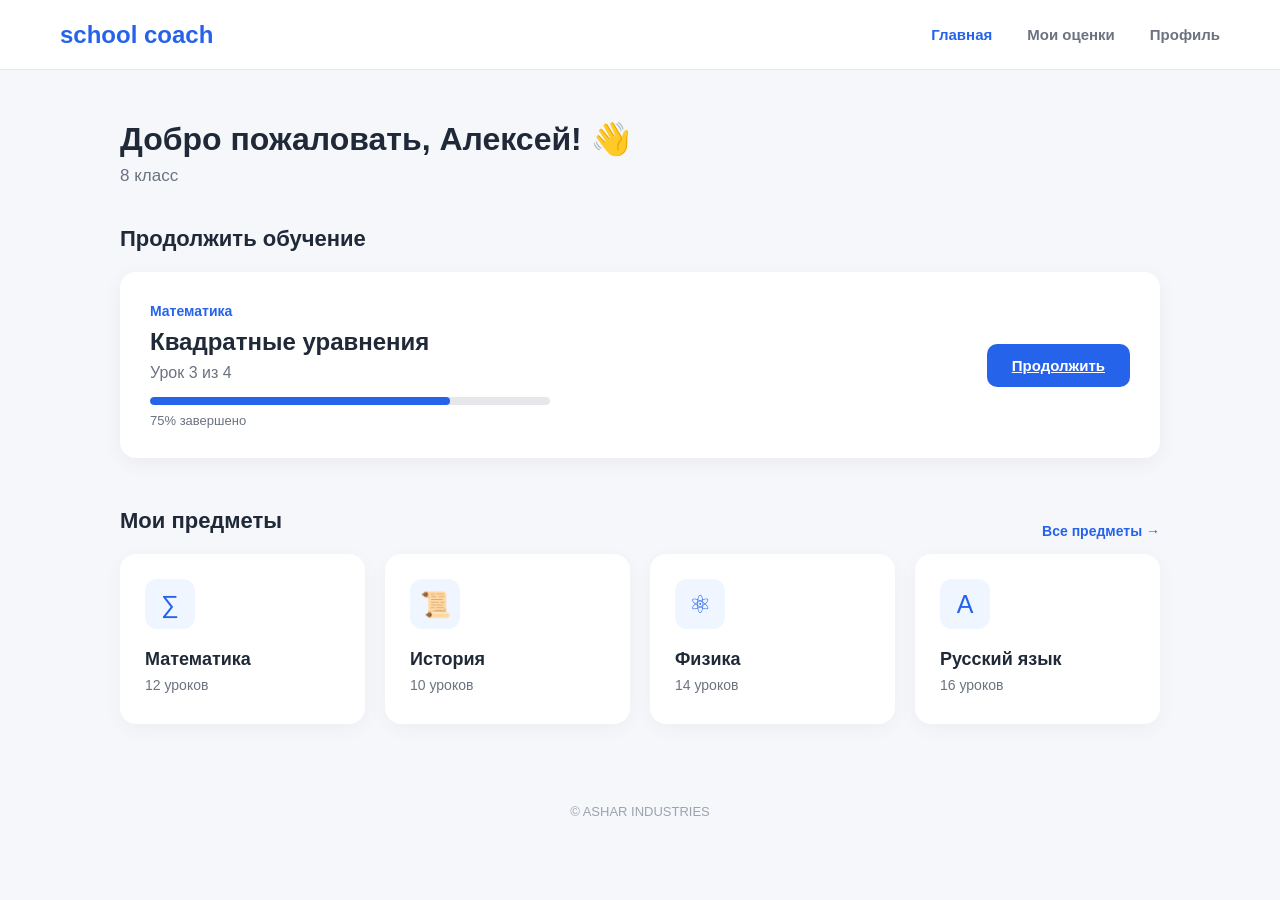
<file: index.html>
<!DOCTYPE html>
<html lang="ru">

<head>
    <meta charset="UTF-8">
    <meta name="viewport" content="width=device-width, initial-scale=1.0">

    <title>school coach — Главная</title>

    <link rel="stylesheet" href="style.css">
</head>

<body>

    <header class="header">

        <div class="logo">
            school coach
        </div>

        <nav class="navigation">
            <a href="index.html" class="active">Главная</a>
            <a href="grades.html">Мои оценки</a>
            <a href="profile.html">Профиль</a>
        </nav>

    </header>


    <main class="container">

        <section class="welcome">

            <h1>Добро пожаловать, Алексей! 👋</h1>

            <p>8 класс</p>

        </section>


        <section class="continue-section">

            <h2>Продолжить обучение</h2>

            <div class="continue-card">

                <div class="continue-info">

                    <span class="subject-label">
                        Математика
                    </span>

                    <h3>
                        Квадратные уравнения
                    </h3>

                    <p>
                        Урок 3 из 4
                    </p>

                    <div class="progress-container">

                        <div class="progress-bar"></div>

                    </div>

                    <span class="progress-text">
                        75% завершено
                    </span>

                </div>


                <a href="math-lesson.html" class="continue-button">
                    Продолжить
                </a>

            </div>

        </section>


        <section class="subjects-section">

            <div class="section-title">

                <h2>Мои предметы</h2>

                <a href="#">
                    Все предметы →
                </a>

            </div>


            <div class="subjects-grid">


                <a href="math.html" class="subject-card">

                    <div class="subject-icon">
                        ∑
                    </div>

                    <h3>
                        Математика
                    </h3>

                    <p>
                        12 уроков
                    </p>

                </a>


                <a href="history.html" class="subject-card">

                    <div class="subject-icon">
                        📜
                    </div>

                    <h3>
                        История
                    </h3>

                    <p>
                        10 уроков
                    </p>

                </a>


                <a href="physics.html" class="subject-card">

                    <div class="subject-icon">
                        ⚛
                    </div>

                    <h3>
                        Физика
                    </h3>

                    <p>
                        14 уроков
                    </p>

                </a>


                <a href="russian.html" class="subject-card">

                    <div class="subject-icon">
                        А
                    </div>

                    <h3>
                        Русский язык
                    </h3>

                    <p>
                        16 уроков
                    </p>

                </a>


            </div>

        </section>

    </main>


    <footer class="footer">

        <p>
            © ASHAR INDUSTRIES
        </p>

    </footer>

</body>

</html>
</file>
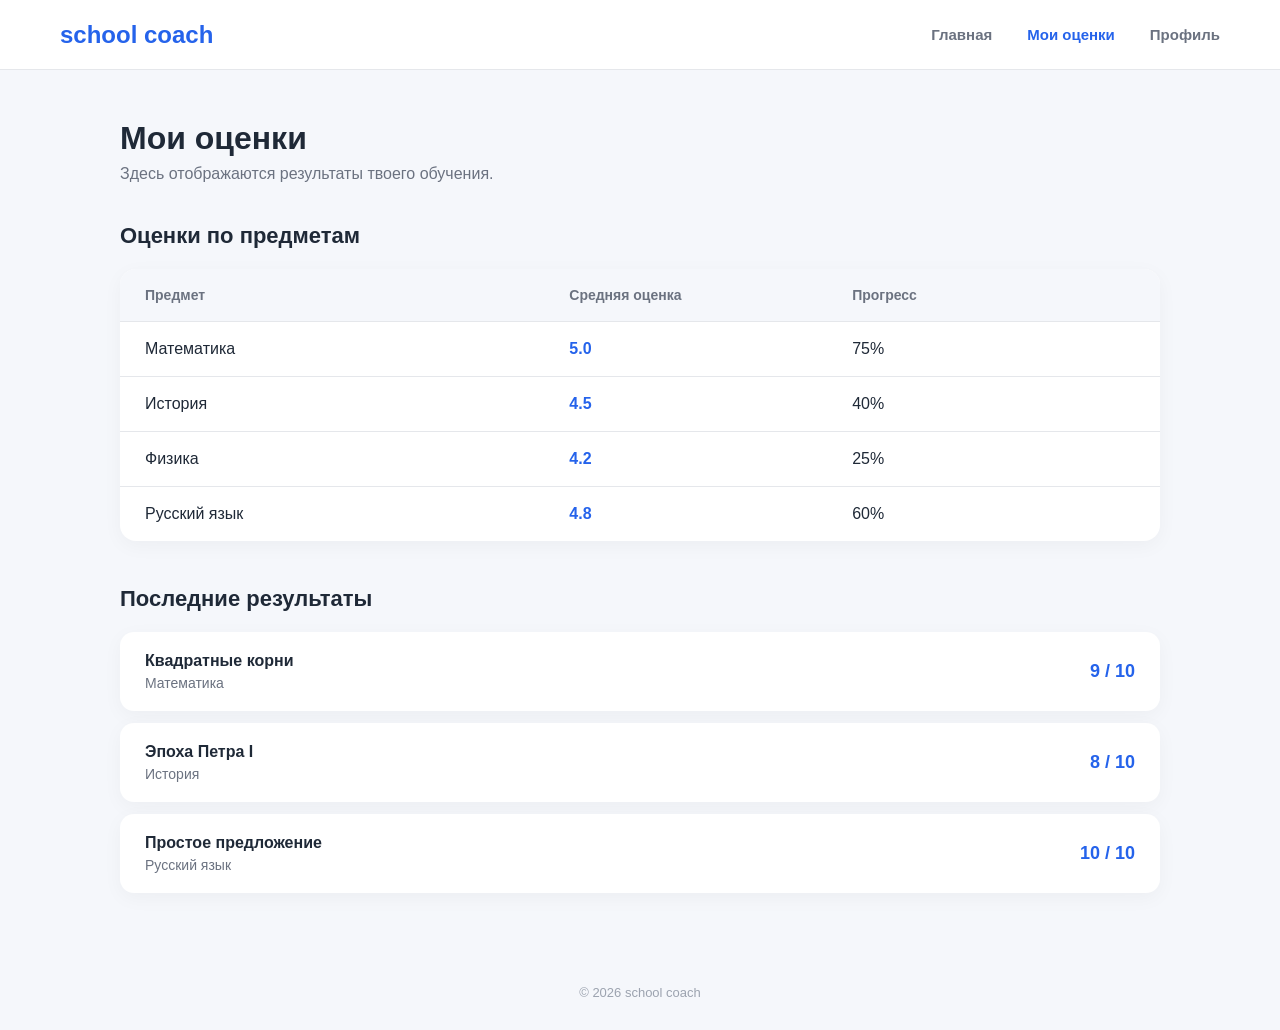
<file: grades.html>
<!DOCTYPE html>
<html lang="ru">

<head>

    <meta charset="UTF-8">

    <meta name="viewport" content="width=device-width, initial-scale=1.0">

    <title>school coach — Мои оценки</title>

    <link rel="stylesheet" href="style.css">

</head>


<body>


    <header class="header">

        <div class="logo">
            school coach
        </div>


        <nav class="navigation">

            <a href="index.html">
                Главная
            </a>

            <a href="grades.html" class="active">
                Мои оценки
            </a>

            <a href="profile.html">
                Профиль
            </a>

        </nav>

    </header>



    <main class="container">


        <section class="grades-header">

            <h1>
                Мои оценки
            </h1>

            <p>
                Здесь отображаются результаты твоего обучения.
            </p>

        </section>



        <section class="grades-section">

            <h2>
                Оценки по предметам
            </h2>


            <div class="grades-table">


                <div class="grade-row grade-header">

                    <span>
                        Предмет
                    </span>

                    <span>
                        Средняя оценка
                    </span>

                    <span>
                        Прогресс
                    </span>

                </div>



                <div class="grade-row">

                    <span>
                        Математика
                    </span>

                    <strong>
                        5.0
                    </strong>

                    <span>
                        75%
                    </span>

                </div>



                <div class="grade-row">

                    <span>
                        История
                    </span>

                    <strong>
                        4.5
                    </strong>

                    <span>
                        40%
                    </span>

                </div>



                <div class="grade-row">

                    <span>
                        Физика
                    </span>

                    <strong>
                        4.2
                    </strong>

                    <span>
                        25%
                    </span>

                </div>



                <div class="grade-row">

                    <span>
                        Русский язык
                    </span>

                    <strong>
                        4.8
                    </strong>

                    <span>
                        60%
                    </span>

                </div>


            </div>

        </section>



        <section class="recent-results">

            <h2>
                Последние результаты
            </h2>


            <div class="result-card">

                <div>

                    <h3>
                        Квадратные корни
                    </h3>

                    <p>
                        Математика
                    </p>

                </div>


                <strong>
                    9 / 10
                </strong>

            </div>



            <div class="result-card">

                <div>

                    <h3>
                        Эпоха Петра I
                    </h3>

                    <p>
                        История
                    </p>

                </div>


                <strong>
                    8 / 10
                </strong>

            </div>



            <div class="result-card">

                <div>

                    <h3>
                        Простое предложение
                    </h3>

                    <p>
                        Русский язык
                    </p>

                </div>


                <strong>
                    10 / 10
                </strong>

            </div>

        </section>


    </main>



    <footer class="footer">

        <p>
            © 2026 school coach
        </p>

    </footer>


</body>

</html>
</file>
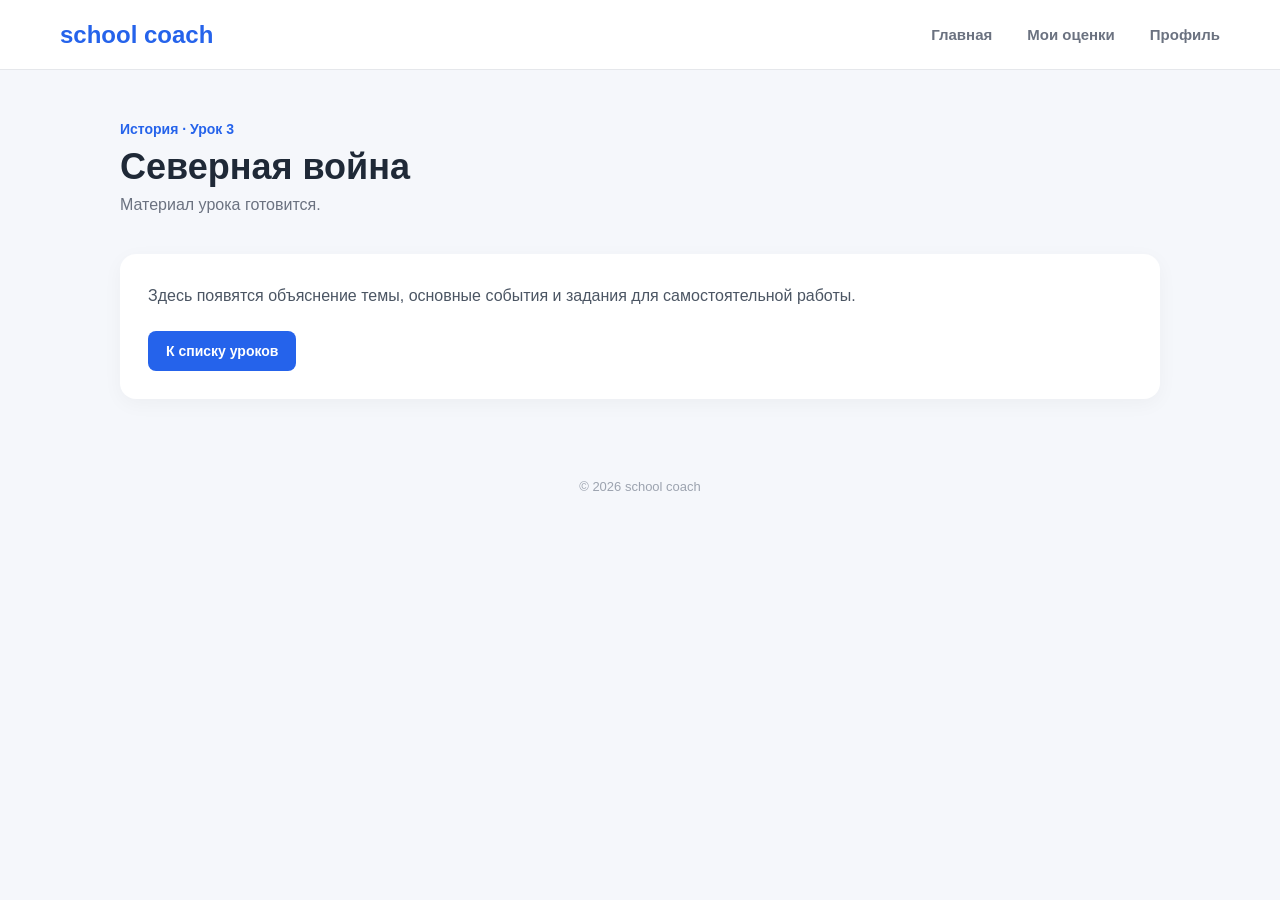
<file: history-lesson.html>
<!DOCTYPE html>
<html lang="ru">

<head>
    <meta charset="UTF-8">
    <meta name="viewport" content="width=device-width, initial-scale=1.0">
    <title>school coach — Северная война</title>
    <link rel="stylesheet" href="style.css">
</head>

<body>
    <header class="header">
        <div class="logo">school coach</div>
        <nav class="navigation">
            <a href="index.html">Главная</a>
            <a href="grades.html">Мои оценки</a>
            <a href="profile.html">Профиль</a>
        </nav>
    </header>

    <main class="container">
        <section class="course-header">
            <span class="subject-label">История · Урок 3</span>
            <h1>Северная война</h1>
            <p>Материал урока готовится.</p>
        </section>
        <section class="lesson-panel">
            <p>Здесь появятся объяснение темы, основные события и задания для самостоятельной работы.</p>
            <div class="lesson-navigation lesson-navigation-spaced">
                <a href="history.html" class="lesson-link">К списку уроков</a>
            </div>
        </section>
    </main>

    <footer class="footer">
        <p>© 2026 school coach</p>
    </footer>
</body>

</html>
</file>
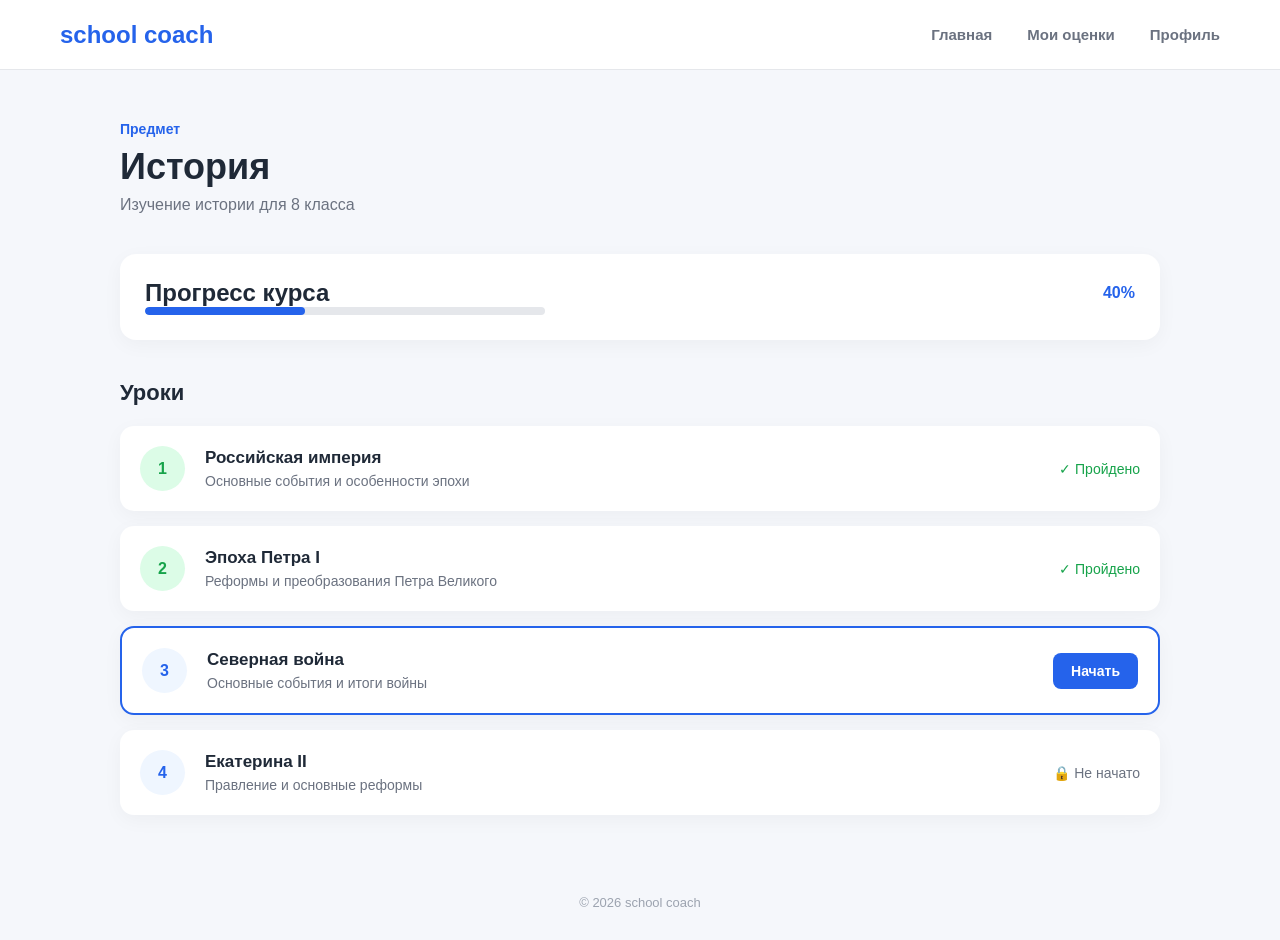
<file: history.html>
<!DOCTYPE html>
<html lang="ru">

<head>

    <meta charset="UTF-8">

    <meta name="viewport" content="width=device-width, initial-scale=1.0">

    <title>school coach — История</title>

    <link rel="stylesheet" href="style.css">

</head>


<body>


    <header class="header">

        <div class="logo">
            school coach
        </div>


        <nav class="navigation">

            <a href="index.html">
                Главная
            </a>

            <a href="grades.html">
                Мои оценки
            </a>

            <a href="profile.html">
                Профиль
            </a>

        </nav>

    </header>



    <main class="container">


        <section class="course-header">

            <span class="subject-label">
                Предмет
            </span>

            <h1>
                История
            </h1>

            <p>
                Изучение истории для 8 класса
            </p>

        </section>



        <section class="course-progress">

            <div class="section-title">

                <h2>
                    Прогресс курса
                </h2>

                <span>
                    40%
                </span>

            </div>


            <div class="progress-container">

                <div class="progress-bar history-progress">
                </div>

            </div>

        </section>



        <section class="lessons-section">

            <h2>
                Уроки
            </h2>


            <div class="lessons-list">


                <div class="lesson-card completed">

                    <div class="lesson-number">
                        1
                    </div>


                    <div class="lesson-info">

                        <h3>
                            Российская империя
                        </h3>

                        <p>
                            Основные события и особенности эпохи
                        </p>

                    </div>


                    <span class="lesson-status">
                        ✓ Пройдено
                    </span>

                </div>



                <div class="lesson-card completed">

                    <div class="lesson-number">
                        2
                    </div>


                    <div class="lesson-info">

                        <h3>
                            Эпоха Петра I
                        </h3>

                        <p>
                            Реформы и преобразования Петра Великого
                        </p>

                    </div>


                    <span class="lesson-status">
                        ✓ Пройдено
                    </span>

                </div>



                <div class="lesson-card current">

                    <div class="lesson-number">
                        3
                    </div>


                    <div class="lesson-info">

                        <h3>
                            Северная война
                        </h3>

                        <p>
                            Основные события и итоги войны
                        </p>

                    </div>


                    <a href="history-lesson.html" class="lesson-button">
                        Начать
                    </a>

                </div>



                <div class="lesson-card">

                    <div class="lesson-number">
                        4
                    </div>


                    <div class="lesson-info">

                        <h3>
                            Екатерина II
                        </h3>

                        <p>
                            Правление и основные реформы
                        </p>

                    </div>


                    <span class="lesson-status">
                        🔒 Не начато
                    </span>

                </div>


            </div>

        </section>


    </main>



    <footer class="footer">

        <p>
            © 2026 school coach
        </p>

    </footer>


</body>

</html>
</file>
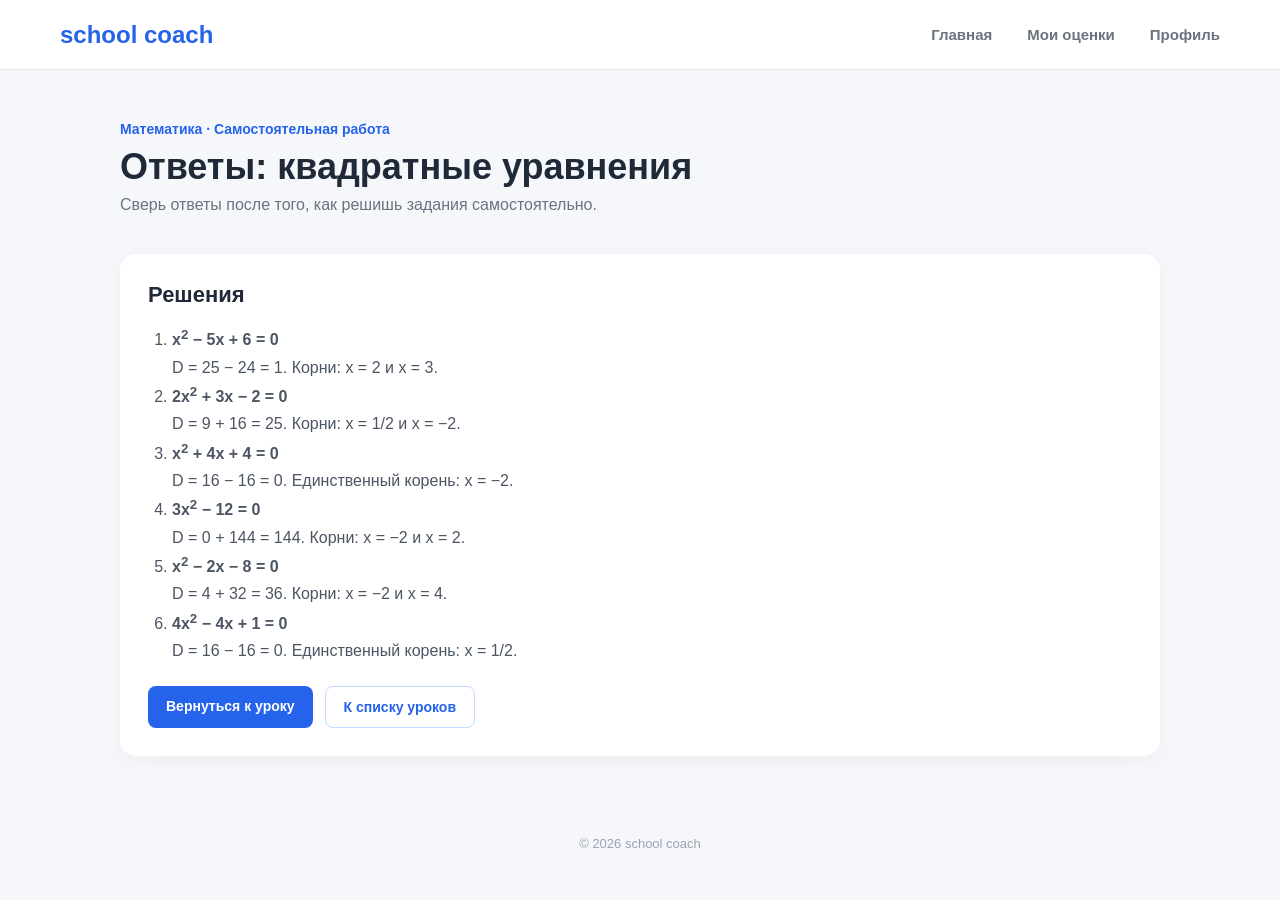
<file: math-answers.html>
<!DOCTYPE html>
<html lang="ru">

<head>
    <meta charset="UTF-8">
    <meta name="viewport" content="width=device-width, initial-scale=1.0">
    <title>school coach — Ответы: квадратные уравнения</title>
    <link rel="stylesheet" href="style.css">
</head>

<body>
    <header class="header">
        <div class="logo">school coach</div>
        <nav class="navigation">
            <a href="index.html">Главная</a>
            <a href="grades.html">Мои оценки</a>
            <a href="profile.html">Профиль</a>
        </nav>
    </header>

    <main class="container">
        <section class="course-header">
            <span class="subject-label">Математика · Самостоятельная работа</span>
            <h1>Ответы: квадратные уравнения</h1>
            <p>Сверь ответы после того, как решишь задания самостоятельно.</p>
        </section>

        <section class="lesson-panel">
            <h2>Решения</h2>
            <ol>
                <li>
                    <strong>x<sup>2</sup> − 5x + 6 = 0</strong><br>
                    D = 25 − 24 = 1. Корни: x = 2 и x = 3.
                </li>
                <li>
                    <strong>2x<sup>2</sup> + 3x − 2 = 0</strong><br>
                    D = 9 + 16 = 25. Корни: x = 1/2 и x = −2.
                </li>
                <li>
                    <strong>x<sup>2</sup> + 4x + 4 = 0</strong><br>
                    D = 16 − 16 = 0. Единственный корень: x = −2.
                </li>
                <li>
                    <strong>3x<sup>2</sup> − 12 = 0</strong><br>
                    D = 0 + 144 = 144. Корни: x = −2 и x = 2.
                </li>
                <li>
                    <strong>x<sup>2</sup> − 2x − 8 = 0</strong><br>
                    D = 4 + 32 = 36. Корни: x = −2 и x = 4.
                </li>
                <li>
                    <strong>4x<sup>2</sup> − 4x + 1 = 0</strong><br>
                    D = 16 − 16 = 0. Единственный корень: x = 1/2.
                </li>
            </ol>
            <div class="lesson-navigation lesson-navigation-spaced">
                <a href="math-lesson.html" class="lesson-link">Вернуться к уроку</a>
                <a href="math.html" class="lesson-link secondary">К списку уроков</a>
            </div>
        </section>
    </main>

    <footer class="footer">
        <p>© 2026 school coach</p>
    </footer>
</body>

</html>
</file>
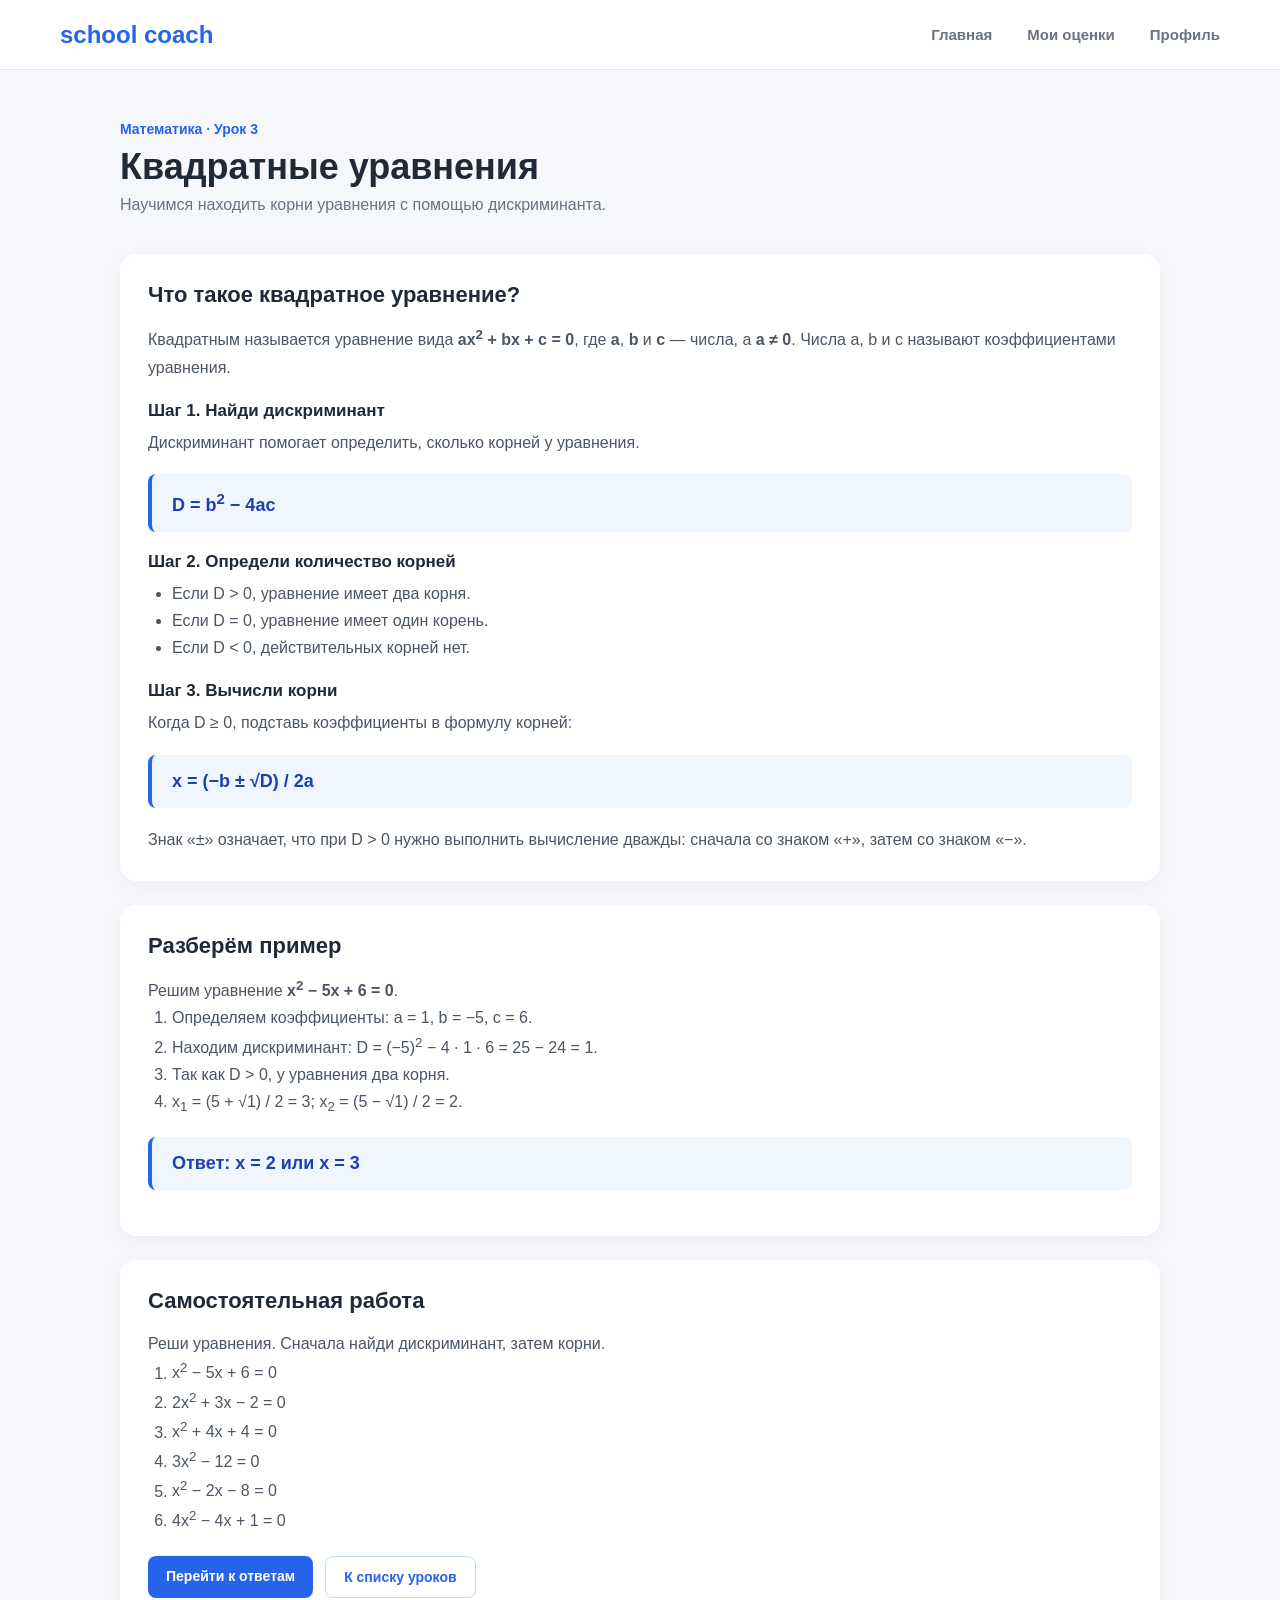
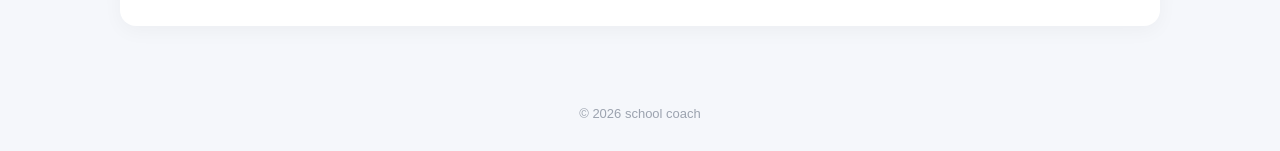
<file: math-lesson.html>
<!DOCTYPE html>
<html lang="ru">

<head>
    <meta charset="UTF-8">
    <meta name="viewport" content="width=device-width, initial-scale=1.0">
    <title>school coach — Квадратные уравнения</title>
    <link rel="stylesheet" href="style.css">
</head>

<body>
    <header class="header">
        <div class="logo">school coach</div>
        <nav class="navigation">
            <a href="index.html">Главная</a>
            <a href="grades.html">Мои оценки</a>
            <a href="profile.html">Профиль</a>
        </nav>
    </header>

    <main class="container">
        <section class="course-header">
            <span class="subject-label">Математика · Урок 3</span>
            <h1>Квадратные уравнения</h1>
            <p>Научимся находить корни уравнения с помощью дискриминанта.</p>
        </section>

        <div class="lesson-content">
            <section class="lesson-panel">
                <h2>Что такое квадратное уравнение?</h2>
                <p>
                    Квадратным называется уравнение вида <strong>ax<sup>2</sup> + bx + c = 0</strong>,
                    где <strong>a</strong>, <strong>b</strong> и <strong>c</strong> — числа, а
                    <strong>a ≠ 0</strong>. Числа a, b и c называют коэффициентами уравнения.
                </p>

                <h3>Шаг 1. Найди дискриминант</h3>
                <p>Дискриминант помогает определить, сколько корней у уравнения.</p>
                <div class="lesson-formula">D = b<sup>2</sup> − 4ac</div>

                <h3>Шаг 2. Определи количество корней</h3>
                <ul>
                    <li>Если D &gt; 0, уравнение имеет два корня.</li>
                    <li>Если D = 0, уравнение имеет один корень.</li>
                    <li>Если D &lt; 0, действительных корней нет.</li>
                </ul>

                <h3>Шаг 3. Вычисли корни</h3>
                <p>Когда D ≥ 0, подставь коэффициенты в формулу корней:</p>
                <div class="lesson-formula">x = (−b ± √D) / 2a</div>
                <p>
                    Знак «±» означает, что при D &gt; 0 нужно выполнить вычисление дважды:
                    сначала со знаком «+», затем со знаком «−».
                </p>
            </section>

            <section class="lesson-panel">
                <h2>Разберём пример</h2>
                <p>Решим уравнение <strong>x<sup>2</sup> − 5x + 6 = 0</strong>.</p>
                <ol>
                    <li>Определяем коэффициенты: a = 1, b = −5, c = 6.</li>
                    <li>Находим дискриминант: D = (−5)<sup>2</sup> − 4 · 1 · 6 = 25 − 24 = 1.</li>
                    <li>Так как D &gt; 0, у уравнения два корня.</li>
                    <li>x<sub>1</sub> = (5 + √1) / 2 = 3; x<sub>2</sub> = (5 − √1) / 2 = 2.</li>
                </ol>
                <div class="lesson-formula">Ответ: x = 2 или x = 3</div>
            </section>

            <section class="lesson-panel">
                <h2>Самостоятельная работа</h2>
                <p>Реши уравнения. Сначала найди дискриминант, затем корни.</p>
                <ol>
                    <li>x<sup>2</sup> − 5x + 6 = 0</li>
                    <li>2x<sup>2</sup> + 3x − 2 = 0</li>
                    <li>x<sup>2</sup> + 4x + 4 = 0</li>
                    <li>3x<sup>2</sup> − 12 = 0</li>
                    <li>x<sup>2</sup> − 2x − 8 = 0</li>
                    <li>4x<sup>2</sup> − 4x + 1 = 0</li>
                </ol>
                <div class="lesson-navigation lesson-navigation-spaced">
                    <a href="math-answers.html" class="lesson-link">Перейти к ответам</a>
                    <a href="math.html" class="lesson-link secondary">К списку уроков</a>
                </div>
            </section>
        </div>
    </main>

    <footer class="footer">
        <p>© 2026 school coach</p>
    </footer>
</body>

</html>
</file>
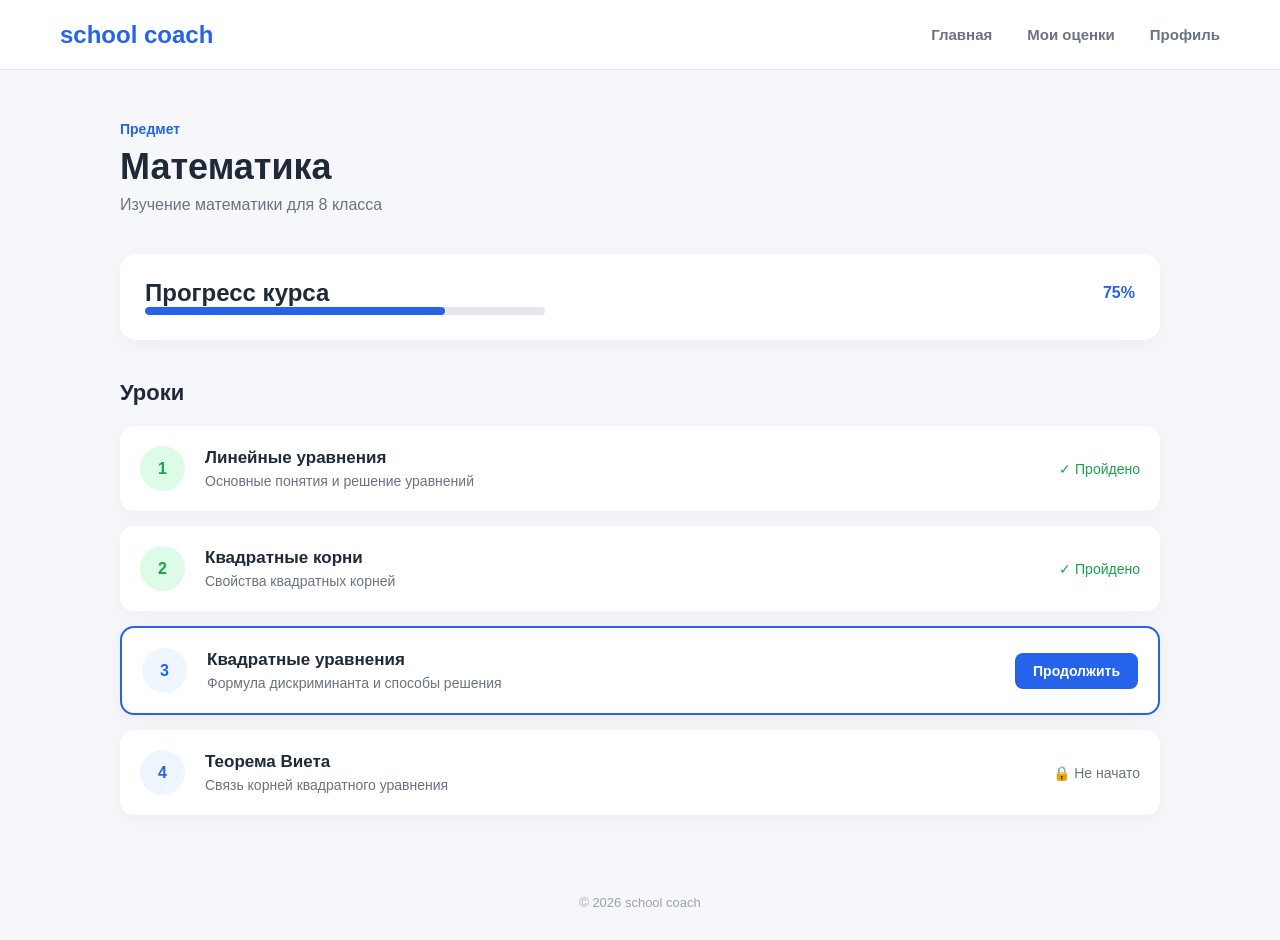
<file: math.html>
<!DOCTYPE html>
<html lang="ru">

<head>

    <meta charset="UTF-8">

    <meta name="viewport" content="width=device-width, initial-scale=1.0">

    <title>school coach — Математика</title>

    <link rel="stylesheet" href="style.css">

</head>


<body>


    <header class="header">

        <div class="logo">
            school coach
        </div>


        <nav class="navigation">

            <a href="index.html">
                Главная
            </a>

            <a href="grades.html">
                Мои оценки
            </a>

            <a href="profile.html">
                Профиль
            </a>

        </nav>

    </header>



    <main class="container">


        <section class="course-header">

            <span class="subject-label">
                Предмет
            </span>

            <h1>
                Математика
            </h1>

            <p>
                Изучение математики для 8 класса
            </p>

        </section>



        <section class="course-progress">

            <div class="section-title">

                <h2>
                    Прогресс курса
                </h2>

                <span>
                    75%
                </span>

            </div>


            <div class="progress-container">

                <div class="progress-bar">
                </div>

            </div>

        </section>



        <section class="lessons-section">

            <h2>
                Уроки
            </h2>


            <div class="lessons-list">


                <div class="lesson-card completed">

                    <div class="lesson-number">
                        1
                    </div>


                    <div class="lesson-info">

                        <h3>
                            Линейные уравнения
                        </h3>

                        <p>
                            Основные понятия и решение уравнений
                        </p>

                    </div>


                    <span class="lesson-status">
                        ✓ Пройдено
                    </span>

                </div>



                <div class="lesson-card completed">

                    <div class="lesson-number">
                        2
                    </div>


                    <div class="lesson-info">

                        <h3>
                            Квадратные корни
                        </h3>

                        <p>
                            Свойства квадратных корней
                        </p>

                    </div>


                    <span class="lesson-status">
                        ✓ Пройдено
                    </span>

                </div>



                <div class="lesson-card current">

                    <div class="lesson-number">
                        3
                    </div>


                    <div class="lesson-info">

                        <h3>
                            Квадратные уравнения
                        </h3>

                        <p>
                            Формула дискриминанта и способы решения
                        </p>

                    </div>


                    <a href="math-lesson.html" class="lesson-button">
                        Продолжить
                    </a>

                </div>



                <div class="lesson-card">

                    <div class="lesson-number">
                        4
                    </div>


                    <div class="lesson-info">

                        <h3>
                            Теорема Виета
                        </h3>

                        <p>
                            Связь корней квадратного уравнения
                        </p>

                    </div>


                    <span class="lesson-status">
                        🔒 Не начато
                    </span>

                </div>


            </div>

        </section>


    </main>



    <footer class="footer">

        <p>
            © 2026 school coach
        </p>

    </footer>


</body>

</html>
</file>
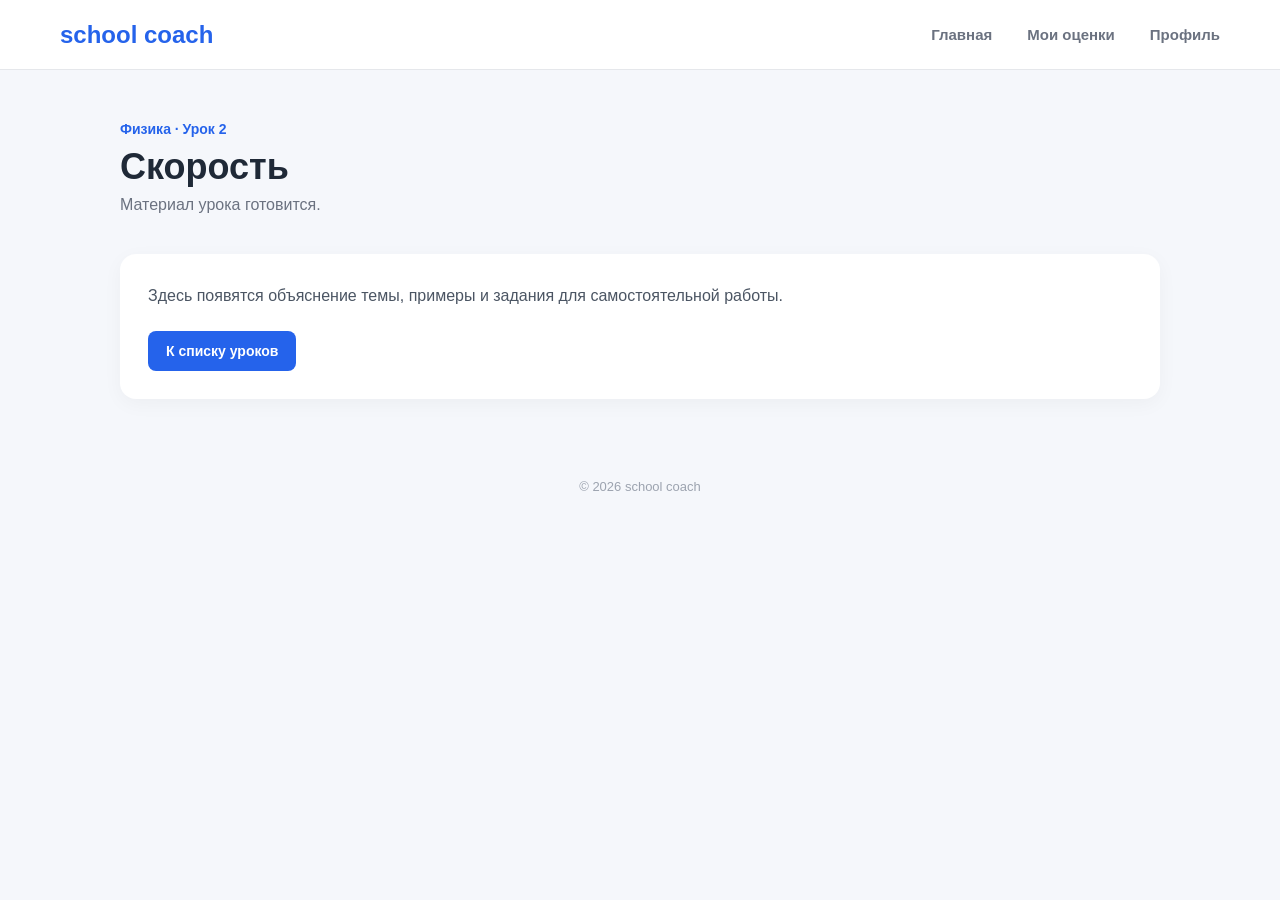
<file: physics-lesson.html>
<!DOCTYPE html>
<html lang="ru">

<head>
    <meta charset="UTF-8">
    <meta name="viewport" content="width=device-width, initial-scale=1.0">
    <title>school coach — Скорость</title>
    <link rel="stylesheet" href="style.css">
</head>

<body>
    <header class="header">
        <div class="logo">school coach</div>
        <nav class="navigation">
            <a href="index.html">Главная</a>
            <a href="grades.html">Мои оценки</a>
            <a href="profile.html">Профиль</a>
        </nav>
    </header>

    <main class="container">
        <section class="course-header">
            <span class="subject-label">Физика · Урок 2</span>
            <h1>Скорость</h1>
            <p>Материал урока готовится.</p>
        </section>
        <section class="lesson-panel">
            <p>Здесь появятся объяснение темы, примеры и задания для самостоятельной работы.</p>
            <div class="lesson-navigation lesson-navigation-spaced">
                <a href="physics.html" class="lesson-link">К списку уроков</a>
            </div>
        </section>
    </main>

    <footer class="footer">
        <p>© 2026 school coach</p>
    </footer>
</body>

</html>
</file>
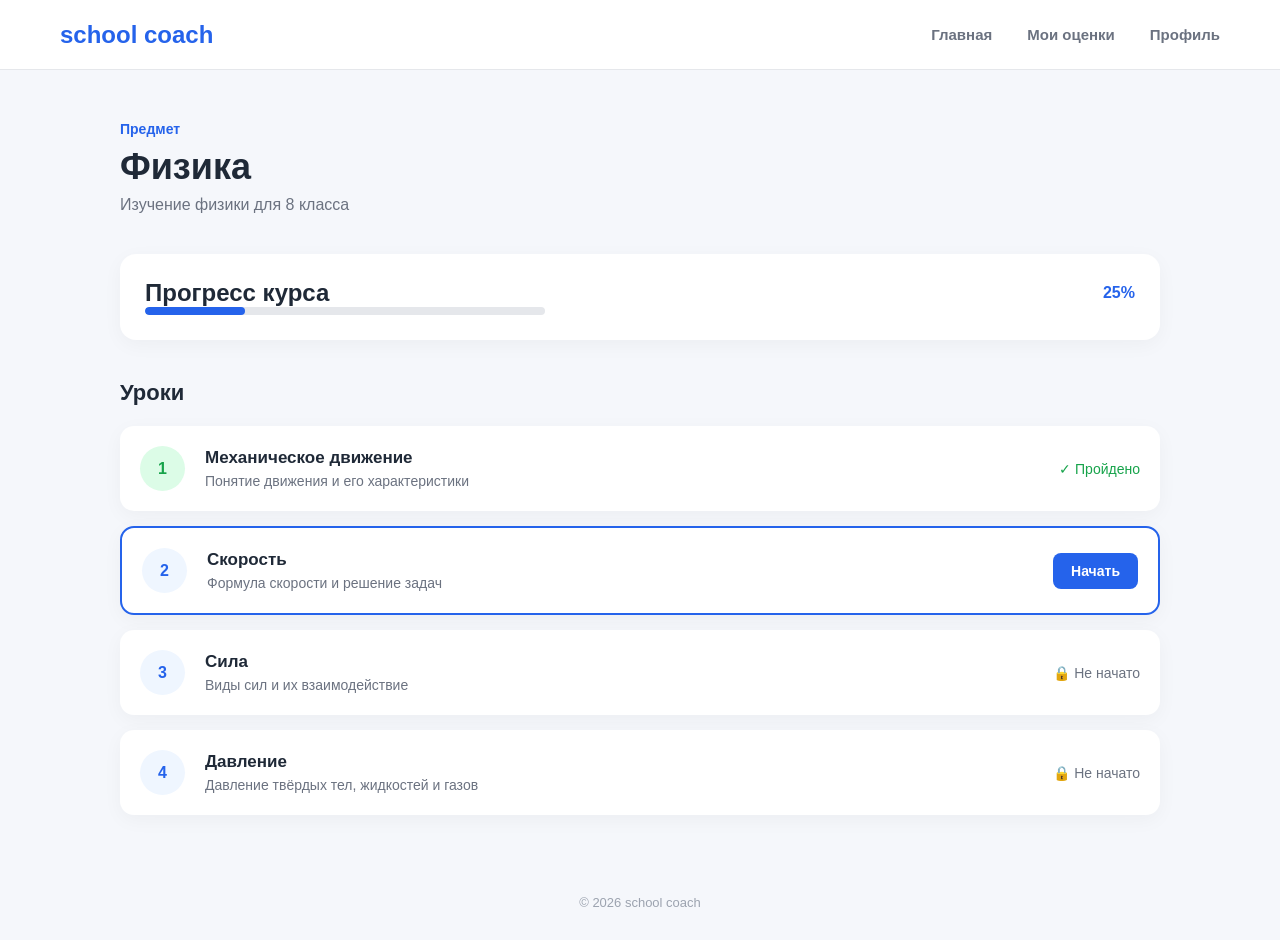
<file: physics.html>
<!DOCTYPE html>
<html lang="ru">

<head>

    <meta charset="UTF-8">

    <meta name="viewport" content="width=device-width, initial-scale=1.0">

    <title>school coach — Физика</title>

    <link rel="stylesheet" href="style.css">

</head>


<body>


    <header class="header">

        <div class="logo">
            school coach
        </div>


        <nav class="navigation">

            <a href="index.html">
                Главная
            </a>

            <a href="grades.html">
                Мои оценки
            </a>

            <a href="profile.html">
                Профиль
            </a>

        </nav>

    </header>



    <main class="container">


        <section class="course-header">

            <span class="subject-label">
                Предмет
            </span>

            <h1>
                Физика
            </h1>

            <p>
                Изучение физики для 8 класса
            </p>

        </section>



        <section class="course-progress">

            <div class="section-title">

                <h2>
                    Прогресс курса
                </h2>

                <span>
                    25%
                </span>

            </div>


            <div class="progress-container">

                <div class="progress-bar physics-progress">
                </div>

            </div>

        </section>



        <section class="lessons-section">

            <h2>
                Уроки
            </h2>


            <div class="lessons-list">


                <div class="lesson-card completed">

                    <div class="lesson-number">
                        1
                    </div>


                    <div class="lesson-info">

                        <h3>
                            Механическое движение
                        </h3>

                        <p>
                            Понятие движения и его характеристики
                        </p>

                    </div>


                    <span class="lesson-status">
                        ✓ Пройдено
                    </span>

                </div>



                <div class="lesson-card current">

                    <div class="lesson-number">
                        2
                    </div>


                    <div class="lesson-info">

                        <h3>
                            Скорость
                        </h3>

                        <p>
                            Формула скорости и решение задач
                        </p>

                    </div>


                    <a href="physics-lesson.html" class="lesson-button">
                        Начать
                    </a>

                </div>



                <div class="lesson-card">

                    <div class="lesson-number">
                        3
                    </div>


                    <div class="lesson-info">

                        <h3>
                            Сила
                        </h3>

                        <p>
                            Виды сил и их взаимодействие
                        </p>

                    </div>


                    <span class="lesson-status">
                        🔒 Не начато
                    </span>

                </div>



                <div class="lesson-card">

                    <div class="lesson-number">
                        4
                    </div>


                    <div class="lesson-info">

                        <h3>
                            Давление
                        </h3>

                        <p>
                            Давление твёрдых тел, жидкостей и газов
                        </p>

                    </div>


                    <span class="lesson-status">
                        🔒 Не начато
                    </span>

                </div>


            </div>

        </section>


    </main>



    <footer class="footer">

        <p>
            © 2026 school coach
        </p>

    </footer>


</body>

</html>
</file>
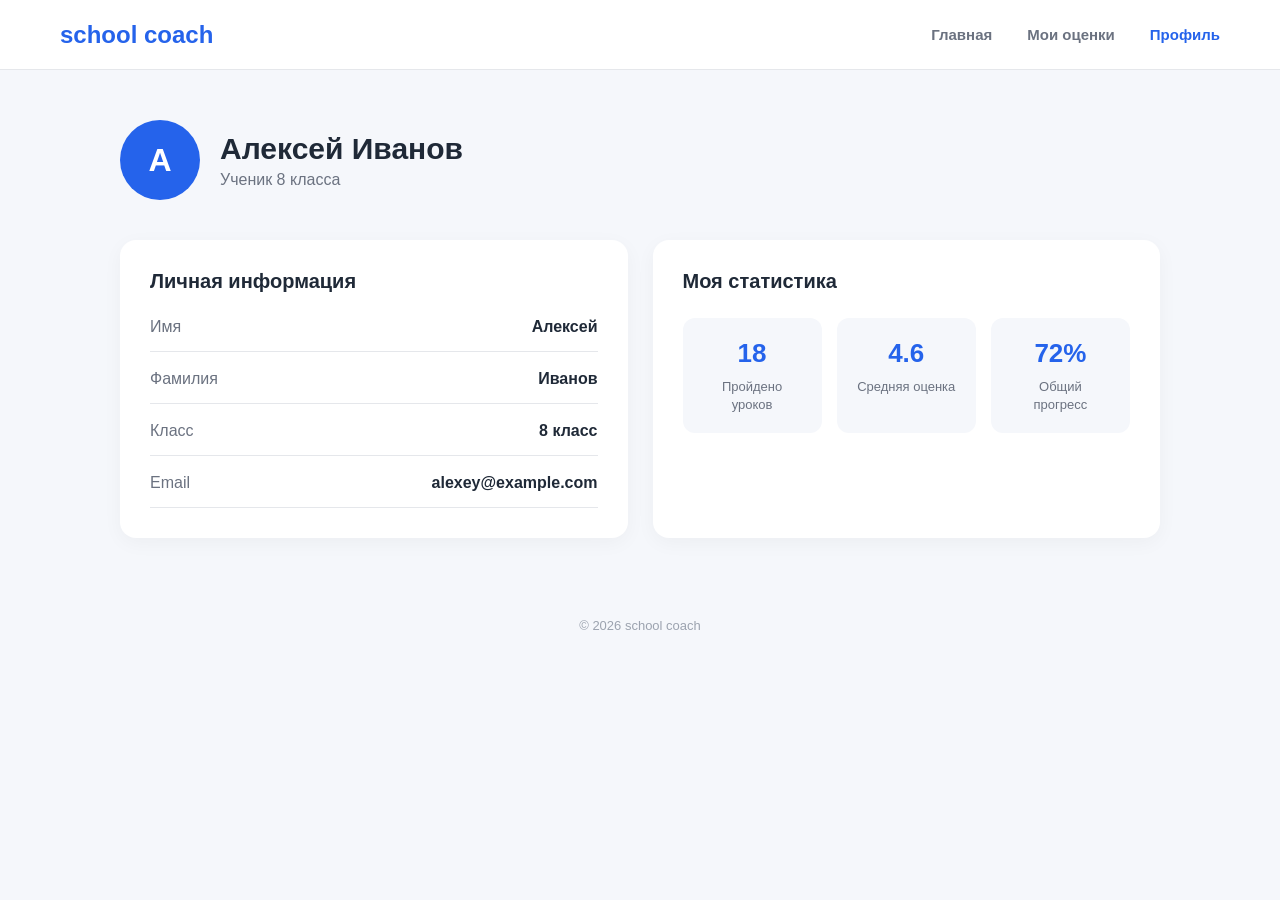
<file: profile.html>
<!DOCTYPE html>
<html lang="ru">

<head>

    <meta charset="UTF-8">

    <meta name="viewport" content="width=device-width, initial-scale=1.0">

    <title>school coach — Профиль</title>

    <link rel="stylesheet" href="style.css">

</head>


<body>


    <header class="header">

        <div class="logo">
            school coach
        </div>


        <nav class="navigation">

            <a href="index.html">
                Главная
            </a>

            <a href="grades.html">
                Мои оценки
            </a>

            <a href="profile.html" class="active">
                Профиль
            </a>

        </nav>

    </header>



    <main class="container">


        <section class="profile-header">

            <div class="profile-avatar">
                А
            </div>


            <div>

                <h1>
                    Алексей Иванов
                </h1>

                <p>
                    Ученик 8 класса
                </p>

            </div>

        </section>



        <section class="profile-grid">


            <div class="profile-card">

                <h2>
                    Личная информация
                </h2>


                <div class="profile-info">

                    <div class="info-row">

                        <span>
                            Имя
                        </span>

                        <strong>
                            Алексей
                        </strong>

                    </div>


                    <div class="info-row">

                        <span>
                            Фамилия
                        </span>

                        <strong>
                            Иванов
                        </strong>

                    </div>


                    <div class="info-row">

                        <span>
                            Класс
                        </span>

                        <strong>
                            8 класс
                        </strong>

                    </div>


                    <div class="info-row">

                        <span>
                            Email
                        </span>

                        <strong>
                            alexey@example.com
                        </strong>

                    </div>

                </div>

            </div>



            <div class="profile-card">

                <h2>
                    Моя статистика
                </h2>


                <div class="statistics">

                    <div class="stat-item">

                        <strong>
                            18
                        </strong>

                        <span>
                            Пройдено уроков
                        </span>

                    </div>


                    <div class="stat-item">

                        <strong>
                            4.6
                        </strong>

                        <span>
                            Средняя оценка
                        </span>

                    </div>


                    <div class="stat-item">

                        <strong>
                            72%
                        </strong>

                        <span>
                            Общий прогресс
                        </span>

                    </div>

                </div>

            </div>


        </section>


    </main>



    <footer class="footer">

        <p>
            © 2026 school coach
        </p>

    </footer>


</body>

</html>
</file>
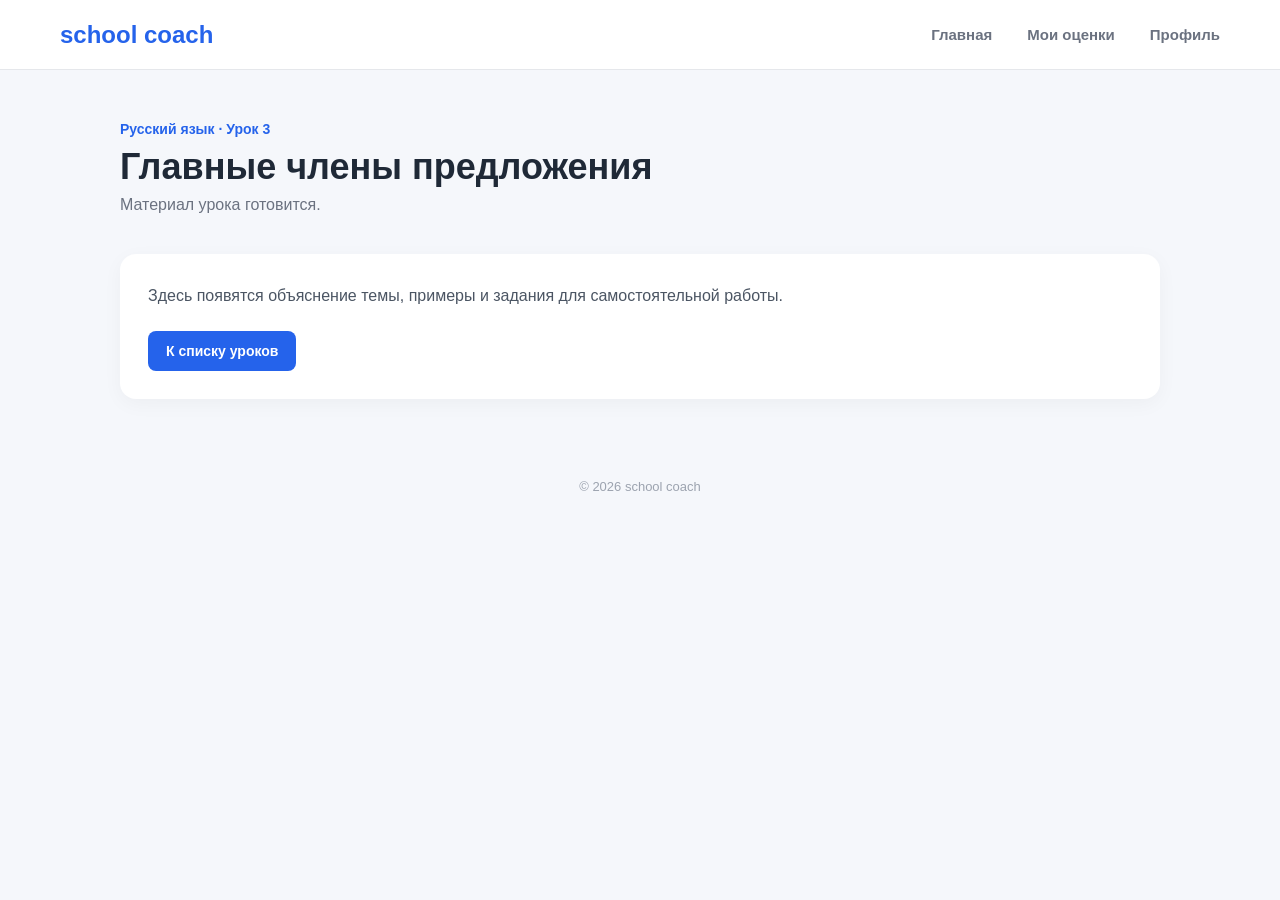
<file: russian-lesson.html>
<!DOCTYPE html>
<html lang="ru">

<head>
    <meta charset="UTF-8">
    <meta name="viewport" content="width=device-width, initial-scale=1.0">
    <title>school coach — Главные члены предложения</title>
    <link rel="stylesheet" href="style.css">
</head>

<body>
    <header class="header">
        <div class="logo">school coach</div>
        <nav class="navigation">
            <a href="index.html">Главная</a>
            <a href="grades.html">Мои оценки</a>
            <a href="profile.html">Профиль</a>
        </nav>
    </header>

    <main class="container">
        <section class="course-header">
            <span class="subject-label">Русский язык · Урок 3</span>
            <h1>Главные члены предложения</h1>
            <p>Материал урока готовится.</p>
        </section>
        <section class="lesson-panel">
            <p>Здесь появятся объяснение темы, примеры и задания для самостоятельной работы.</p>
            <div class="lesson-navigation lesson-navigation-spaced">
                <a href="russian.html" class="lesson-link">К списку уроков</a>
            </div>
        </section>
    </main>

    <footer class="footer">
        <p>© 2026 school coach</p>
    </footer>
</body>

</html>
</file>
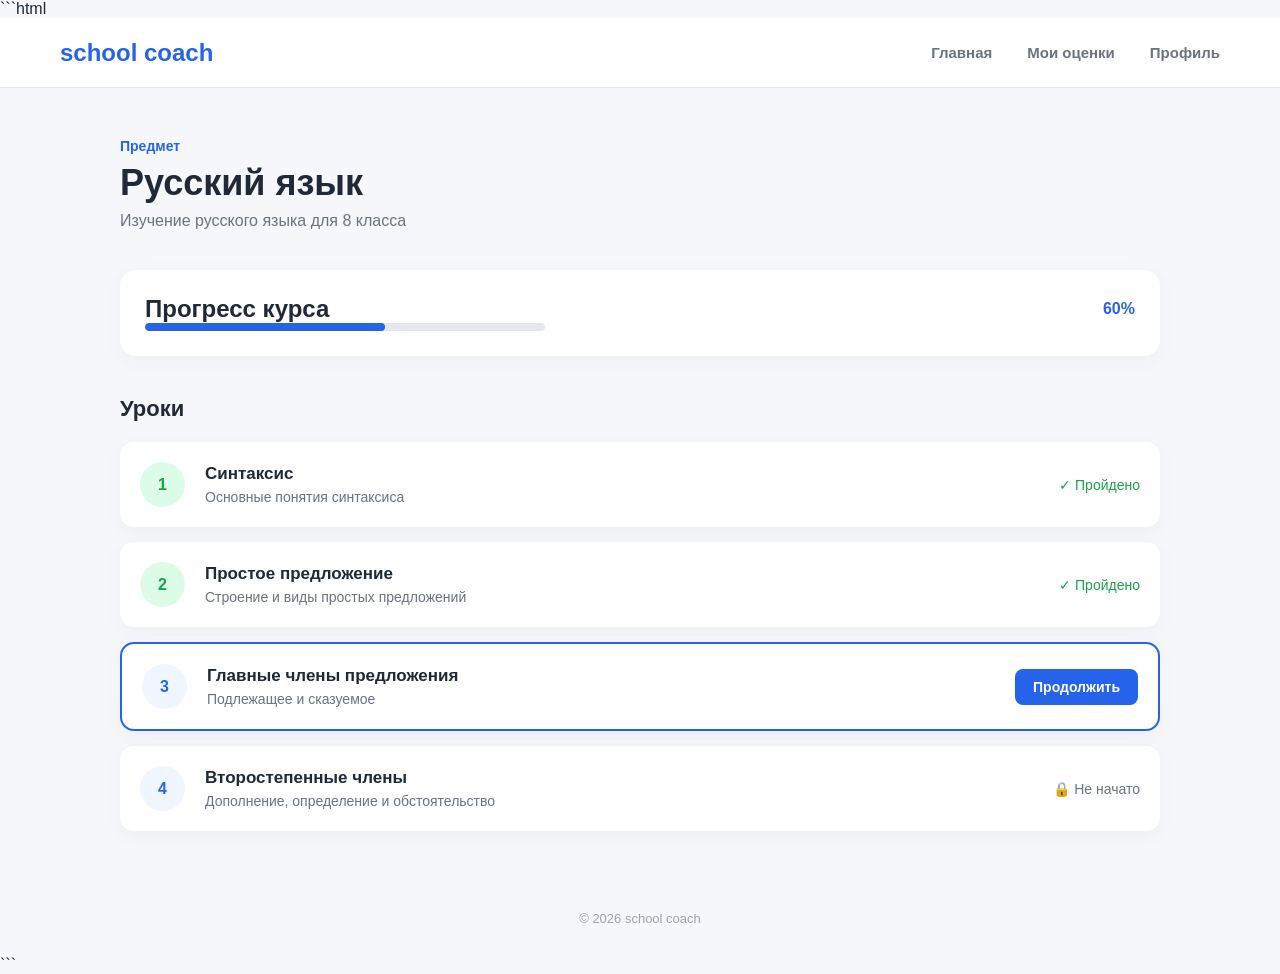
<file: russian.html>
```html
<!DOCTYPE html>
<html lang="ru">

<head>

    <meta charset="UTF-8">

    <meta name="viewport" content="width=device-width, initial-scale=1.0">

    <title>school coach — Русский язык</title>

    <link rel="stylesheet" href="style.css">

</head>


<body>


    <header class="header">

        <div class="logo">
            school coach
        </div>


        <nav class="navigation">

            <a href="index.html">
                Главная
            </a>

            <a href="grades.html">
                Мои оценки
            </a>

            <a href="profile.html">
                Профиль
            </a>

        </nav>

    </header>



    <main class="container">


        <section class="course-header">

            <span class="subject-label">
                Предмет
            </span>

            <h1>
                Русский язык
            </h1>

            <p>
                Изучение русского языка для 8 класса
            </p>

        </section>



        <section class="course-progress">

            <div class="section-title">

                <h2>
                    Прогресс курса
                </h2>

                <span>
                    60%
                </span>

            </div>


            <div class="progress-container">

                <div class="progress-bar russian-progress">
                </div>

            </div>

        </section>



        <section class="lessons-section">

            <h2>
                Уроки
            </h2>


            <div class="lessons-list">


                <div class="lesson-card completed">

                    <div class="lesson-number">
                        1
                    </div>


                    <div class="lesson-info">

                        <h3>
                            Синтаксис
                        </h3>

                        <p>
                            Основные понятия синтаксиса
                        </p>

                    </div>


                    <span class="lesson-status">
                        ✓ Пройдено
                    </span>

                </div>



                <div class="lesson-card completed">

                    <div class="lesson-number">
                        2
                    </div>


                    <div class="lesson-info">

                        <h3>
                            Простое предложение
                        </h3>

                        <p>
                            Строение и виды простых предложений
                        </p>

                    </div>


                    <span class="lesson-status">
                        ✓ Пройдено
                    </span>

                </div>



                <div class="lesson-card current">

                    <div class="lesson-number">
                        3
                    </div>


                    <div class="lesson-info">

                        <h3>
                            Главные члены предложения
                        </h3>

                        <p>
                            Подлежащее и сказуемое
                        </p>

                    </div>


                    <a href="russian-lesson.html" class="lesson-button">
                        Продолжить
                    </a>

                </div>



                <div class="lesson-card">

                    <div class="lesson-number">
                        4
                    </div>


                    <div class="lesson-info">

                        <h3>
                            Второстепенные члены
                        </h3>

                        <p>
                            Дополнение, определение и обстоятельство
                        </p>

                    </div>


                    <span class="lesson-status">
                        🔒 Не начато
                    </span>

                </div>


            </div>

        </section>


    </main>



    <footer class="footer">

        <p>
            © 2026 school coach
        </p>

    </footer>


</body>

</html>
```
</file>
<file: style.css>
* {
    margin: 0;
    padding: 0;
    box-sizing: border-box;
}


body {
    font-family: Arial, sans-serif;
    background-color: #f5f7fb;
    color: #1f2937;
}


/* =========================
   HEADER
   ========================= */

.header {
    height: 70px;
    background-color: white;

    display: flex;
    align-items: center;
    justify-content: space-between;

    padding: 0 60px;

    border-bottom: 1px solid #e5e7eb;
}


.logo {
    font-size: 24px;
    font-weight: 800;
    color: #2563eb;
}


.navigation {
    display: flex;
    gap: 35px;
}


.navigation a {
    text-decoration: none;
    color: #6b7280;

    font-size: 15px;
    font-weight: 600;

    transition: 0.2s;
}


.navigation a:hover {
    color: #2563eb;
}


.navigation a.active {
    color: #2563eb;
}


/* =========================
   MAIN CONTAINER
   ========================= */

.container {
    max-width: 1100px;

    margin: 0 auto;

    padding: 50px 30px;
}


/* =========================
   WELCOME
   ========================= */

.welcome {
    margin-bottom: 40px;
}


.welcome h1 {
    font-size: 32px;
    margin-bottom: 8px;
}


.welcome p {
    color: #6b7280;
    font-size: 17px;
}


/* =========================
   CONTINUE LEARNING
   ========================= */

.continue-section {
    margin-bottom: 50px;
}


.continue-section h2,
.subjects-section h2 {
    font-size: 22px;
    margin-bottom: 20px;
}


.continue-card {
    background-color: white;

    border-radius: 16px;

    padding: 30px;

    display: flex;
    align-items: center;
    justify-content: space-between;

    box-shadow: 0 5px 20px rgba(0, 0, 0, 0.05);
}


.subject-label {
    color: #2563eb;
    font-size: 14px;
    font-weight: 700;
}


.continue-info h3 {
    font-size: 24px;
    margin: 8px 0;
}


.continue-info p {
    color: #6b7280;
    margin-bottom: 15px;
}


/* =========================
   PROGRESS BAR
   ========================= */

.progress-container {
    width: 400px;
    height: 8px;

    background-color: #e5e7eb;

    border-radius: 10px;

    overflow: hidden;
}


.progress-bar {
    width: 75%;
    height: 100%;

    background-color: #2563eb;

    border-radius: 10px;
}


.progress-text {
    display: block;

    margin-top: 8px;

    font-size: 13px;
    color: #6b7280;
}


/* =========================
   BUTTON
   ========================= */

.continue-button {
    border: none;

    background-color: #2563eb;
    color: white;

    padding: 13px 25px;

    border-radius: 10px;

    font-size: 15px;
    font-weight: 600;

    cursor: pointer;

    transition: 0.2s;
}


.continue-button:hover {
    background-color: #1d4ed8;
}


/* =========================
   SUBJECTS
   ========================= */

.section-title {
    display: flex;
    justify-content: space-between;
    align-items: center;
}


.section-title a {
    text-decoration: none;
    color: #2563eb;

    font-size: 14px;
    font-weight: 600;
}


.subjects-grid {
    display: grid;

    grid-template-columns: repeat(4, 1fr);

    gap: 20px;
}


.subject-card {
    text-decoration: none;
    color: #1f2937;

    background-color: white;

    padding: 25px;

    border-radius: 16px;

    min-height: 170px;

    box-shadow: 0 5px 20px rgba(0, 0, 0, 0.04);

    transition: 0.2s;
}


.subject-card:hover {
    transform: translateY(-5px);

    box-shadow: 0 10px 25px rgba(0, 0, 0, 0.08);
}


.subject-icon {
    width: 50px;
    height: 50px;

    display: flex;
    align-items: center;
    justify-content: center;

    border-radius: 12px;

    background-color: #eff6ff;

    color: #2563eb;

    font-size: 25px;

    margin-bottom: 20px;
}


.subject-card h3 {
    font-size: 18px;
    margin-bottom: 7px;
}


.subject-card p {
    color: #6b7280;
    font-size: 14px;
}


/* =========================
   FOOTER
   ========================= */

.footer {
    text-align: center;

    padding: 30px;

    color: #9ca3af;

    font-size: 13px;
}


/* =========================
   ADAPTATION FOR SMALL SCREENS
   ========================= */

@media (max-width: 800px) {

    .header {
        padding: 0 25px;
    }


    .navigation {
        gap: 15px;
    }


    .continue-card {
        flex-direction: column;
        align-items: flex-start;
        gap: 25px;
    }


    .progress-container {
        width: 100%;
    }


    .subjects-grid {
        grid-template-columns: repeat(2, 1fr);
    }

}


@media (max-width: 500px) {

    .header {
        height: auto;

        padding: 20px;

        flex-direction: column;
        gap: 15px;
    }


    .container {
        padding: 35px 20px;
    }


    .welcome h1 {
        font-size: 26px;
    }


    .subjects-grid {
        grid-template-columns: 1fr;
    }

}


/* =========================
   LESSON CONTENT
   ========================= */

.lesson-content {
    display: flex;
    flex-direction: column;
    gap: 24px;
}


.lesson-panel {
    background-color: white;
    padding: 28px;
    border-radius: 16px;
    box-shadow: 0 5px 20px rgba(0, 0, 0, 0.04);
}


.lesson-panel h2 {
    font-size: 22px;
    margin-bottom: 16px;
}


.lesson-panel h3 {
    font-size: 17px;
    margin: 20px 0 8px;
}


.lesson-panel p,
.lesson-panel li {
    color: #4b5563;
    line-height: 1.7;
}


.lesson-panel ul,
.lesson-panel ol {
    padding-left: 24px;
}


.lesson-formula {
    margin: 18px 0;
    padding: 16px 20px;
    border-left: 4px solid #2563eb;
    border-radius: 8px;
    background-color: #eff6ff;
    color: #1e40af;
    font-size: 18px;
    font-weight: 700;
}


.lesson-navigation {
    display: flex;
    flex-wrap: wrap;
    gap: 12px;
}


.lesson-navigation-spaced {
    margin-top: 22px;
}


.lesson-link {
    display: inline-block;
    padding: 12px 18px;
    border-radius: 8px;
    background-color: #2563eb;
    color: white;
    font-size: 14px;
    font-weight: 600;
    text-decoration: none;
    transition: 0.2s;
}


.lesson-link:hover {
    background-color: #1d4ed8;
}


.lesson-link.secondary {
    background-color: white;
    color: #2563eb;
    border: 1px solid #bfdbfe;
}


.lesson-link.secondary:hover {
    background-color: #eff6ff;
}


@media (max-width: 500px) {

    .lesson-panel {
        padding: 22px;
    }

}
/* =========================
   COURSE PAGE
   ========================= */

.course-header {
    margin-bottom: 40px;
}


.course-header h1 {
    font-size: 36px;
    margin: 8px 0;
}


.course-header p {
    color: #6b7280;
    font-size: 16px;
}


.course-progress {
    background-color: white;

    padding: 25px;

    border-radius: 16px;

    margin-bottom: 40px;

    box-shadow: 0 5px 20px rgba(0, 0, 0, 0.04);
}


.course-progress .section-title span {
    color: #2563eb;
    font-weight: 700;
}


/* =========================
   LESSONS
   ========================= */

.lessons-section h2 {
    font-size: 22px;
    margin-bottom: 20px;
}


.lessons-list {
    display: flex;
    flex-direction: column;
    gap: 15px;
}


.lesson-card {
    background-color: white;

    border-radius: 14px;

    padding: 20px;

    display: flex;
    align-items: center;

    gap: 20px;

    box-shadow: 0 5px 20px rgba(0, 0, 0, 0.04);
}


.lesson-number {
    width: 45px;
    height: 45px;

    flex-shrink: 0;

    display: flex;
    align-items: center;
    justify-content: center;

    background-color: #eff6ff;

    color: #2563eb;

    border-radius: 50%;

    font-weight: 700;
}


.lesson-info {
    flex: 1;
}


.lesson-info h3 {
    font-size: 17px;
    margin-bottom: 5px;
}


.lesson-info p {
    color: #6b7280;
    font-size: 14px;
}


.lesson-status {
    color: #6b7280;
    font-size: 14px;
    white-space: nowrap;
}


.lesson-card.completed .lesson-number {
    background-color: #dcfce7;
    color: #16a34a;
}


.lesson-card.completed .lesson-status {
    color: #16a34a;
}


.lesson-card.current {
    border: 2px solid #2563eb;
}


.lesson-button {
    text-decoration: none;

    background-color: #2563eb;

    color: white;

    padding: 10px 18px;

    border-radius: 8px;

    font-size: 14px;

    font-weight: 600;

    transition: 0.2s;
}


.lesson-button:hover {
    background-color: #1d4ed8;
}


/* =========================
   DIFFERENT PROGRESS BARS
   ========================= */

.history-progress {
    width: 40%;
}


.physics-progress {
    width: 25%;
}


.russian-progress {
    width: 60%;
}


/* =========================
   PROFILE
   ========================= */

.profile-header {
    display: flex;

    align-items: center;

    gap: 20px;

    margin-bottom: 40px;
}


.profile-avatar {
    width: 80px;
    height: 80px;

    border-radius: 50%;

    background-color: #2563eb;

    color: white;

    display: flex;

    align-items: center;

    justify-content: center;

    font-size: 32px;

    font-weight: 700;
}


.profile-header h1 {
    font-size: 30px;

    margin-bottom: 5px;
}


.profile-header p {
    color: #6b7280;
}


.profile-grid {
    display: grid;

    grid-template-columns: 1fr 1fr;

    gap: 25px;
}


.profile-card {
    background-color: white;

    padding: 30px;

    border-radius: 16px;

    box-shadow: 0 5px 20px rgba(0, 0, 0, 0.04);
}


.profile-card h2 {
    font-size: 20px;

    margin-bottom: 25px;
}


.profile-info {
    display: flex;

    flex-direction: column;

    gap: 18px;
}


.info-row {
    display: flex;

    justify-content: space-between;

    gap: 20px;

    padding-bottom: 15px;

    border-bottom: 1px solid #e5e7eb;
}


.info-row span {
    color: #6b7280;
}


.info-row strong {
    text-align: right;
}


.statistics {
    display: grid;

    grid-template-columns: repeat(3, 1fr);

    gap: 15px;
}


.stat-item {
    background-color: #f5f7fb;

    padding: 20px;

    border-radius: 12px;

    text-align: center;
}


.stat-item strong {
    display: block;

    font-size: 26px;

    color: #2563eb;

    margin-bottom: 8px;
}


.stat-item span {
    color: #6b7280;

    font-size: 13px;
}


/* =========================
   GRADES
   ========================= */

.grades-header {
    margin-bottom: 40px;
}


.grades-header h1 {
    font-size: 32px;

    margin-bottom: 8px;
}


.grades-header p {
    color: #6b7280;
}


.grades-section {
    margin-bottom: 45px;
}


.grades-section h2,
.recent-results h2 {
    font-size: 22px;

    margin-bottom: 20px;
}


.grades-table {
    background-color: white;

    border-radius: 16px;

    overflow: hidden;

    box-shadow: 0 5px 20px rgba(0, 0, 0, 0.04);
}


.grade-row {
    display: grid;

    grid-template-columns: 1.5fr 1fr 1fr;

    padding: 18px 25px;

    border-bottom: 1px solid #e5e7eb;
}


.grade-row:last-child {
    border-bottom: none;
}


.grade-row strong {
    color: #2563eb;
}


.grade-header {
    background-color: #f5f7fb;

    color: #6b7280;

    font-size: 14px;

    font-weight: 600;
}


.result-card {
    background-color: white;

    padding: 20px 25px;

    border-radius: 14px;

    margin-bottom: 12px;

    display: flex;

    align-items: center;

    justify-content: space-between;

    box-shadow: 0 5px 20px rgba(0, 0, 0, 0.04);
}


.result-card h3 {
    font-size: 16px;

    margin-bottom: 5px;
}


.result-card p {
    color: #6b7280;

    font-size: 14px;
}


.result-card > strong {
    color: #2563eb;

    font-size: 18px;
}


/* =========================
   NEW MOBILE ADAPTATION
   ========================= */

@media (max-width: 800px) {

    .profile-grid {
        grid-template-columns: 1fr;
    }


    .statistics {
        grid-template-columns: 1fr;
    }


    .lesson-card {
        align-items: flex-start;

        flex-wrap: wrap;
    }


    .lesson-info {
        min-width: 200px;
    }


    .lesson-button {
        margin-left: 65px;
    }


    .grade-row {
        grid-template-columns: 1fr 1fr;
        gap: 10px;
    }


    .grade-header {
        display: none;
    }

}


@media (max-width: 500px) {

    .course-header h1 {
        font-size: 28px;
    }


    .profile-header {
        align-items: flex-start;
    }


    .profile-avatar {
        width: 65px;
        height: 65px;

        font-size: 25px;
    }


    .profile-header h1 {
        font-size: 24px;
    }


    .info-row {
        flex-direction: column;

        gap: 5px;
    }


    .info-row strong {
        text-align: left;
    }


    .lesson-card {
        flex-direction: column;
    }


    .lesson-button {
        margin-left: 0;
    }


    .grade-row {
        grid-template-columns: 1fr;
    }


    .result-card {
        gap: 15px;
    }

}
</file>
